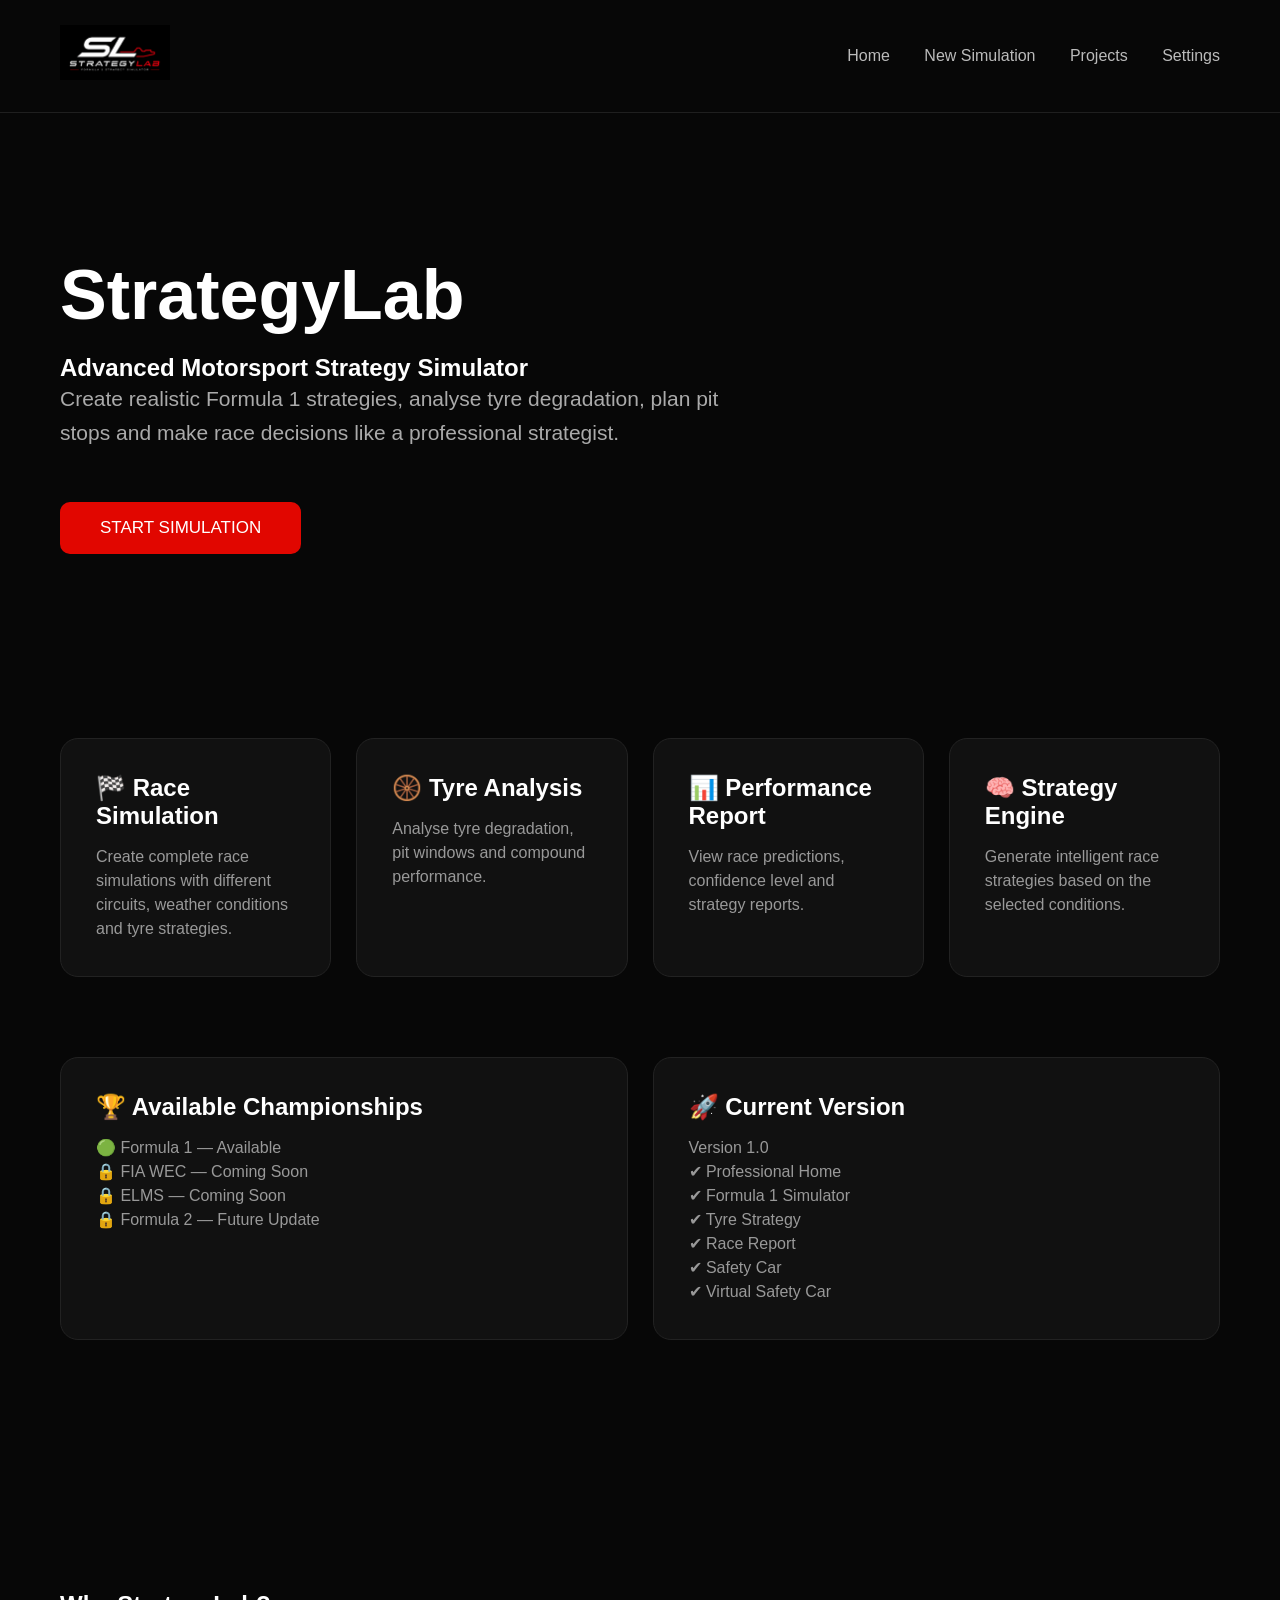
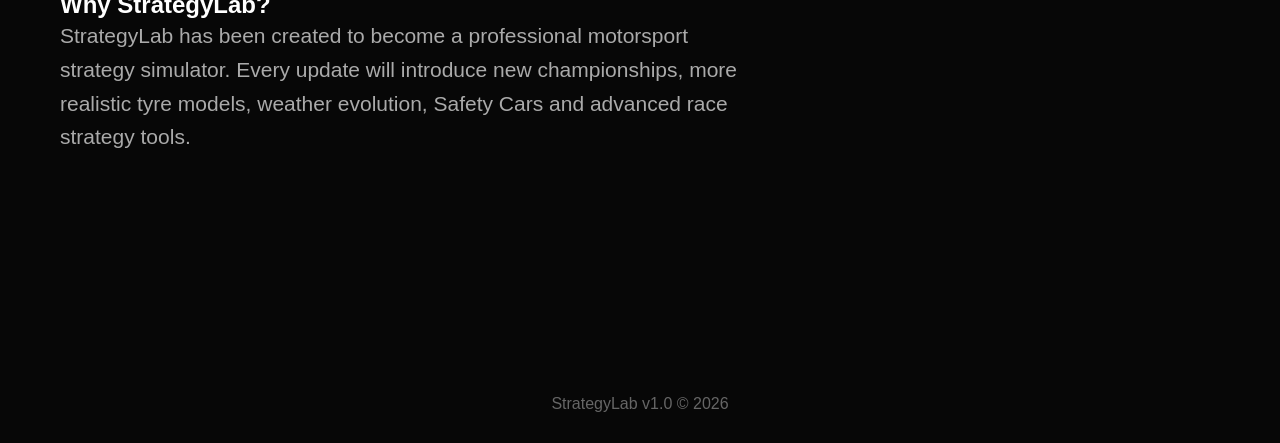
<file: index.html>
<!DOCTYPE html>
<html lang="en">

<head>

<meta charset="UTF-8">
<meta name="viewport" content="width=device-width, initial-scale=1.0">

<title>StrategyLab</title>

<link rel="icon" type="image/png" href="logo.png">
<link rel="stylesheet" href="style.css">

</head>

<body>

<header>

<div class="logo">
<img src="logo.png" alt="StrategyLab Logo" height="55">
</div>

<nav>

<a href="index.html">Home</a>
<a href="simulation.html">New Simulation</a>
<a href="projects.html">Projects</a>
<a href="settings.html">Settings</a>

</nav>

</header>

<section class="hero">

<div class="hero-text">

<h1>
StrategyLab
</h1>

<h2>
Advanced Motorsport Strategy Simulator
</h2>

<p>

Create realistic Formula 1 strategies, analyse tyre degradation,
plan pit stops and make race decisions like a professional strategist.

</p>

<br>

<a href="simulation.html">

<button>

START SIMULATION

</button>

</a>

</div>

</section>

<section class="cards">

<div class="card">

<h2>🏁 Race Simulation</h2>

<p>

Create complete race simulations with different circuits,
weather conditions and tyre strategies.

</p>

</div>

<div class="card">

<h2>🛞 Tyre Analysis</h2>

<p>

Analyse tyre degradation, pit windows and compound performance.

</p>

</div>

<div class="card">

<h2>📊 Performance Report</h2>

<p>

View race predictions, confidence level and strategy reports.

</p>

</div>

<div class="card">

<h2>🧠 Strategy Engine</h2>

<p>

Generate intelligent race strategies based on the selected conditions.

</p>

</div>

</section>

<section class="cards">

<div class="card">

<h2>🏆 Available Championships</h2>

<p>🟢 Formula 1 — Available</p>

<p>🔒 FIA WEC — Coming Soon</p>

<p>🔒 ELMS — Coming Soon</p>

<p>🔒 Formula 2 — Future Update</p>

</div>

<div class="card">

<h2>🚀 Current Version</h2>

<p>Version 1.0</p>

<p>✔ Professional Home</p>

<p>✔ Formula 1 Simulator</p>

<p>✔ Tyre Strategy</p>

<p>✔ Race Report</p>

<p>✔ Safety Car</p>

<p>✔ Virtual Safety Car</p>

</div>

</section>

<section class="hero">

<div class="hero-text">

<h2>
Why StrategyLab?
</h2>

<p>

StrategyLab has been created to become a professional motorsport
strategy simulator. Every update will introduce new championships,
more realistic tyre models, weather evolution, Safety Cars and
advanced race strategy tools.

</p>

</div>

</section>

<footer>

<p>

StrategyLab v1.0 © 2026

</p>

</footer>

</body>

</html>
</file>
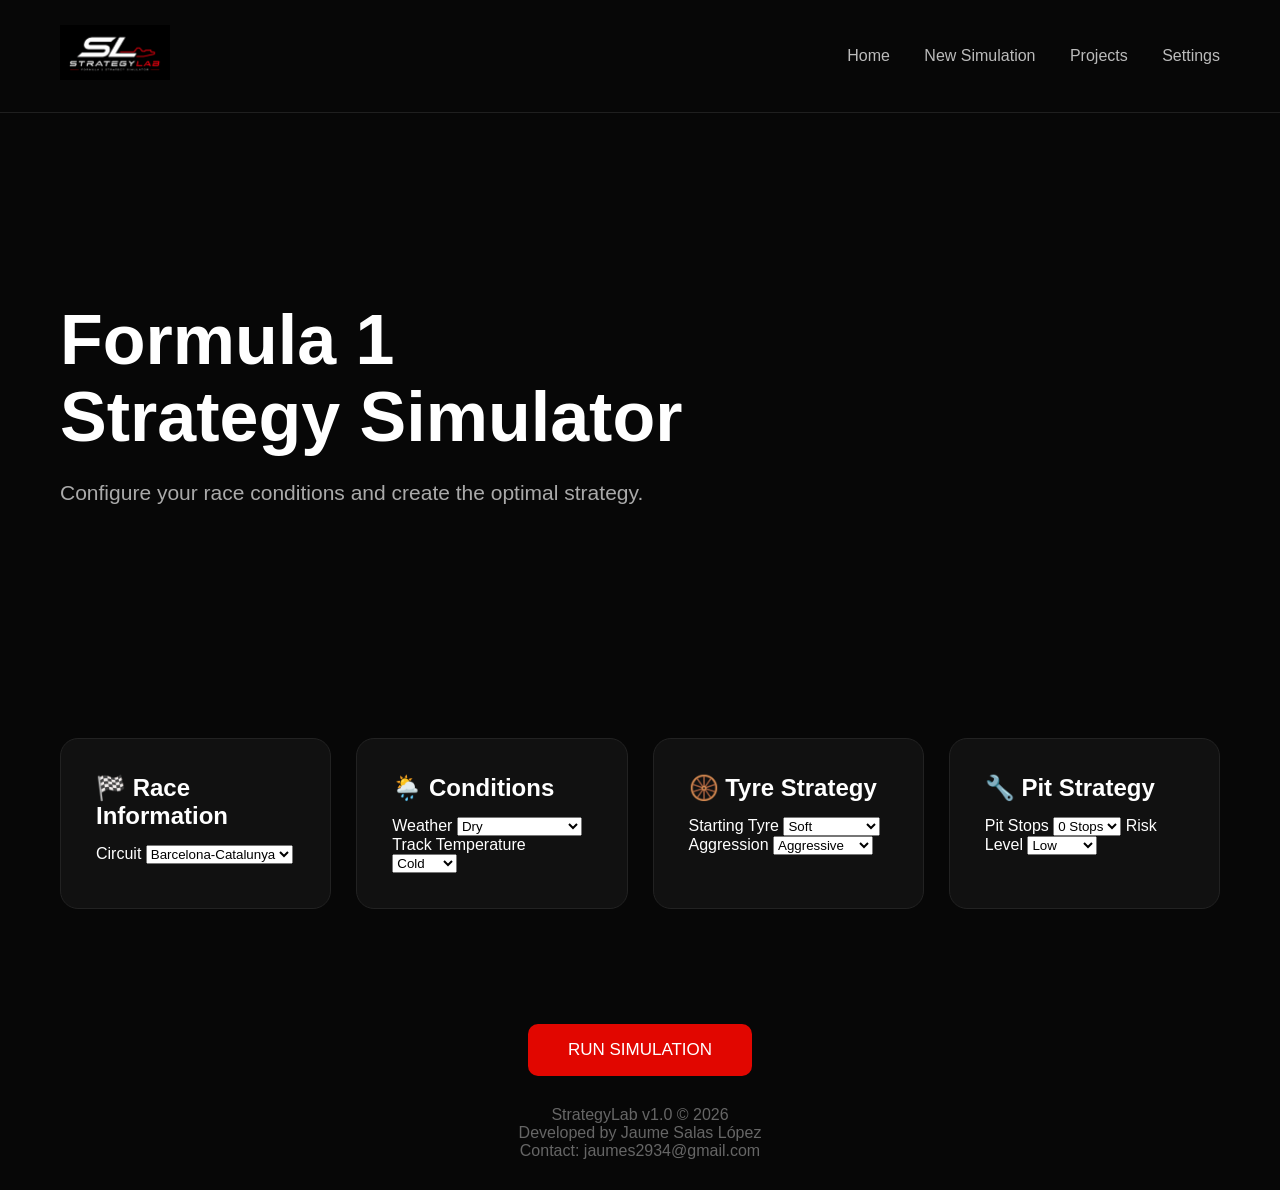
<file: f1-setup.html>
<!DOCTYPE html>
<html lang="en">
<head>
<meta charset="UTF-8">
<meta name="viewport" content="width=device-width, initial-scale=1.0">
<title>F1 Strategy Simulator - StrategyLab</title>

<link rel="icon" type="image/png" href="logo.png">
<link rel="stylesheet" href="style.css">

</head>
<body>

<header>

<div class="logo">
<img src="logo.png" alt="StrategyLab Logo" height="55">
</div>

<nav>
<a href="index.html">Home</a>
<a href="simulation.html">New Simulation</a>
<a href="projects.html">Projects</a>
<a href="settings.html">Settings</a>
</nav>

</header>

<section class="hero">

<div class="hero-text">

<h1>
Formula 1<br>
Strategy Simulator
</h1>

<p>
Configure your race conditions and create the optimal strategy.
</p>

</div>

</section>

<section class="cards">

<div class="card">

<h2>🏁 Race Information</h2>

<label>Circuit</label>

<select id="circuit">
<option>Barcelona-Catalunya</option>
<option>Bahrain</option>
<option>Saudi Arabia</option>
<option>Australia</option>
<option>Japan</option>
<option>Miami</option>
<option>Monaco</option>
<option>Canada</option>
<option>Austria</option>
<option>Silverstone</option>
<option>Spa-Francorchamps</option>
<option>Hungary</option>
<option>Zandvoort</option>
<option>Monza</option>
<option>Singapore</option>
<option>Austin</option>
<option>Mexico</option>
<option>Brazil</option>
<option>Las Vegas</option>
<option>Qatar</option>
<option>Abu Dhabi</option>
</select>

</div>

<div class="card">

<h2>🌦️ Conditions</h2>

<label>Weather</label>

<select id="weather">
<option>Dry</option>
<option>Mixed Conditions</option>
<option>Rain</option>
</select>

<label>Track Temperature</label>

<select>
<option>Cold</option>
<option>Normal</option>
<option>Hot</option>
</select>

</div>

<div class="card">

<h2>🛞 Tyre Strategy</h2>

<label>Starting Tyre</label>

<select id="tyre">
<option>Soft</option>
<option>Medium</option>
<option>Hard</option>
<option>Intermediate</option>
<option>Full Wet</option>
</select>

<label>Aggression</label>

<select id="aggression">
<option>Aggressive</option>
<option>Balanced</option>
<option>Conservative</option>
</select>

</div>

<div class="card">

<h2>🔧 Pit Strategy</h2>

<label>Pit Stops</label>

<select id="stops">
<option>0 Stops</option>
<option>1 Stop</option>
<option>2 Stops</option>
<option>3 Stops</option>
</select>

<label>Risk Level</label>

<select>
<option>Low</option>
<option>Medium</option>
<option>High</option>
</select>

</div>

</section>

<div style="text-align:center; margin-top:40px;">

<button onclick="saveSimulation()">
RUN SIMULATION
</button>

</div>

<footer>

<p>
StrategyLab v1.0 © 2026
</p>

<p>
Developed by Jaume Salas López
</p>

<p>
Contact: jaumes2934@gmail.com
</p>

</footer>

<script src="app.js"></script>

</body>
</html>
</file>
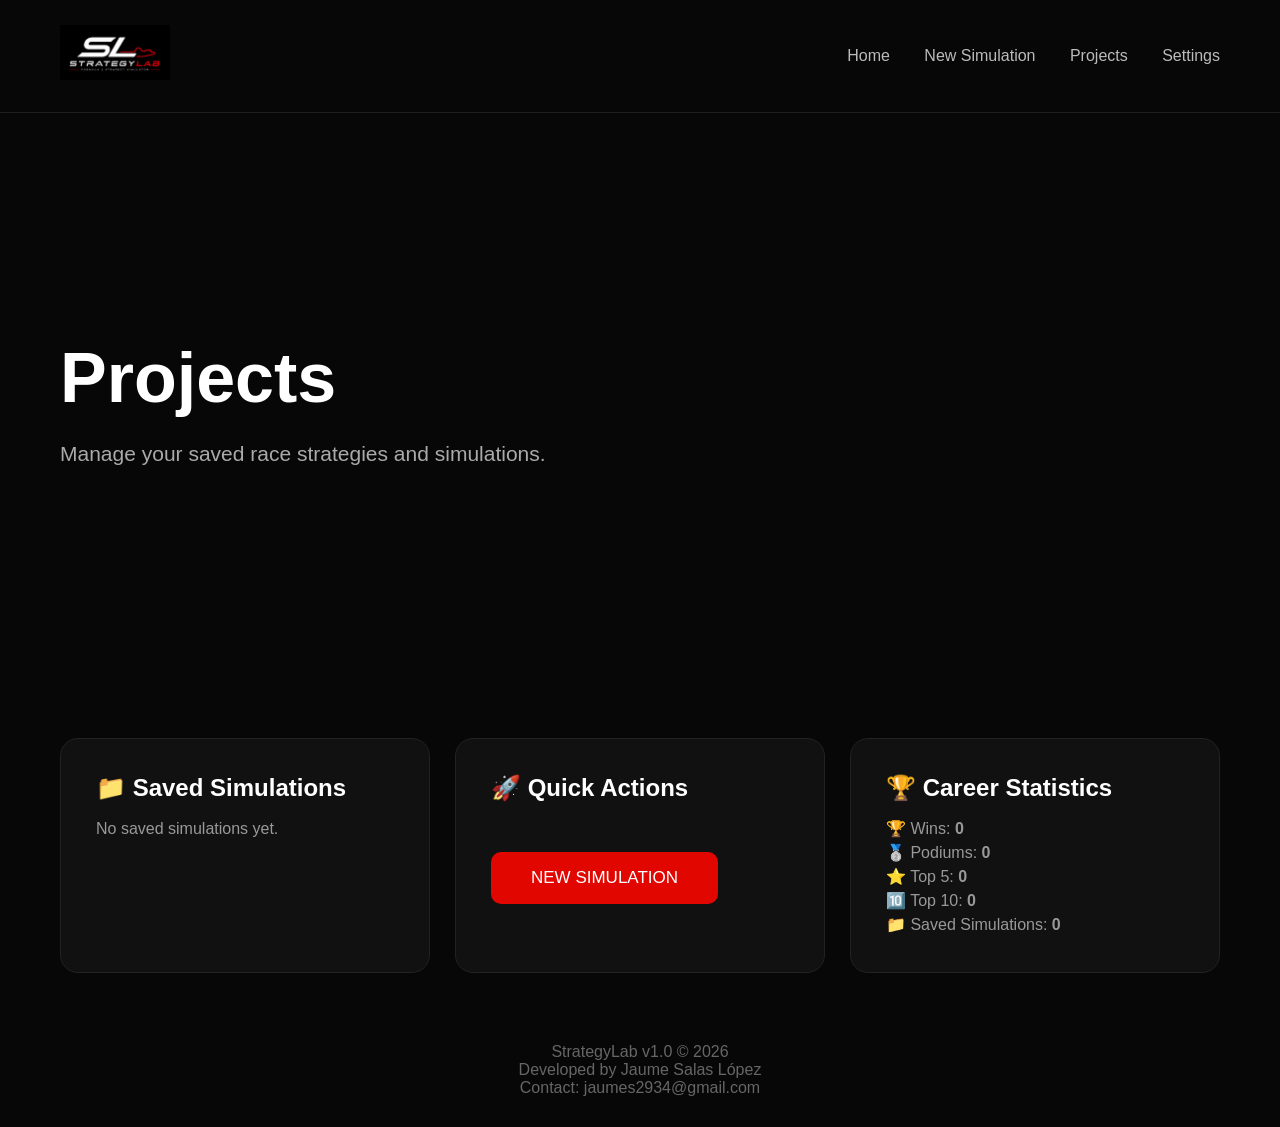
<file: projects.html>
<!DOCTYPE html>
<html lang="en">
<head>
<meta charset="UTF-8">
<meta name="viewport" content="width=device-width, initial-scale=1.0">
<title>Projects - StrategyLab</title>

<link rel="icon" type="image/png" href="logo.png">
<link rel="stylesheet" href="style.css">

</head>

<body>

<header>

<div class="logo">
<img src="logo.png" alt="StrategyLab Logo" height="55">
</div>

<nav>
<a href="index.html">Home</a>
<a href="f1-setup.html">New Simulation</a>
<a href="projects.html">Projects</a>
<a href="settings.html">Settings</a>
</nav>

</header>

<section class="hero">

<div class="hero-text">

<h1>
Projects
</h1>

<p>
Manage your saved race strategies and simulations.
</p>

</div>

</section>

<section class="cards">

<div class="card">

<h2>📁 Saved Simulations</h2>

<div id="savedProjects">

<p>No saved simulations yet.</p>

</div>

</div>

<div class="card">

<h2>🚀 Quick Actions</h2>

<a href="f1-setup.html">

<button>
NEW SIMULATION
</button>

</a>

</div>

<div class="card">

<h2>🏆 Career Statistics</h2>

<p>🏆 Wins: <b id="wins">0</b></p>

<p>🥈 Podiums: <b id="podiums">0</b></p>

<p>⭐ Top 5: <b id="top5">0</b></p>

<p>🔟 Top 10: <b id="top10">0</b></p>

<p>📁 Saved Simulations: <b id="saved">0</b></p>

</div>

</section>

<footer>

<p>
StrategyLab v1.0 © 2026
</p>

<p>
Developed by Jaume Salas López
</p>

<p>
Contact: jaumes2934@gmail.com
</p>

</footer>

<script>

let projects =
JSON.parse(localStorage.getItem("savedProjects")) || [];

let wins = 0;
let podiums = 0;
let top5 = 0;
let top10 = 0;

projects.forEach(project => {

if(project.position === "P1"){
wins++;
podiums++;
top5++;
top10++;
}

else if(project.position === "P2" || project.position === "P3"){
podiums++;
top5++;
top10++;
}

else if(project.position === "P4" || project.position === "P5"){
top5++;
top10++;
}

else if(
project.position === "P6" ||
project.position === "P7" ||
project.position === "P8" ||
project.position === "P9" ||
project.position === "P10"
){
top10++;
}

});

document.getElementById("wins").innerHTML = wins;
document.getElementById("podiums").innerHTML = podiums;
document.getElementById("top5").innerHTML = top5;
document.getElementById("top10").innerHTML = top10;
document.getElementById("saved").innerHTML = projects.length;

const container =
document.getElementById("savedProjects");

if(projects.length > 0){

container.innerHTML = "";

projects.forEach((project,index)=>{

container.innerHTML += `

<div style="margin-bottom:20px;padding:15px;border:1px solid #444;border-radius:10px;">

<h3>🏁 Simulation ${index+1}</h3>

<p><b>Circuit:</b> ${project.circuit}</p>

<p><b>Weather:</b> ${project.weather}</p>

<p><b>Strategy:</b> ${project.strategy}</p>

<p><b>Prediction:</b> ${project.position}</p>

</div>

`;

});

}

</script>

</body>
</html>
</file>
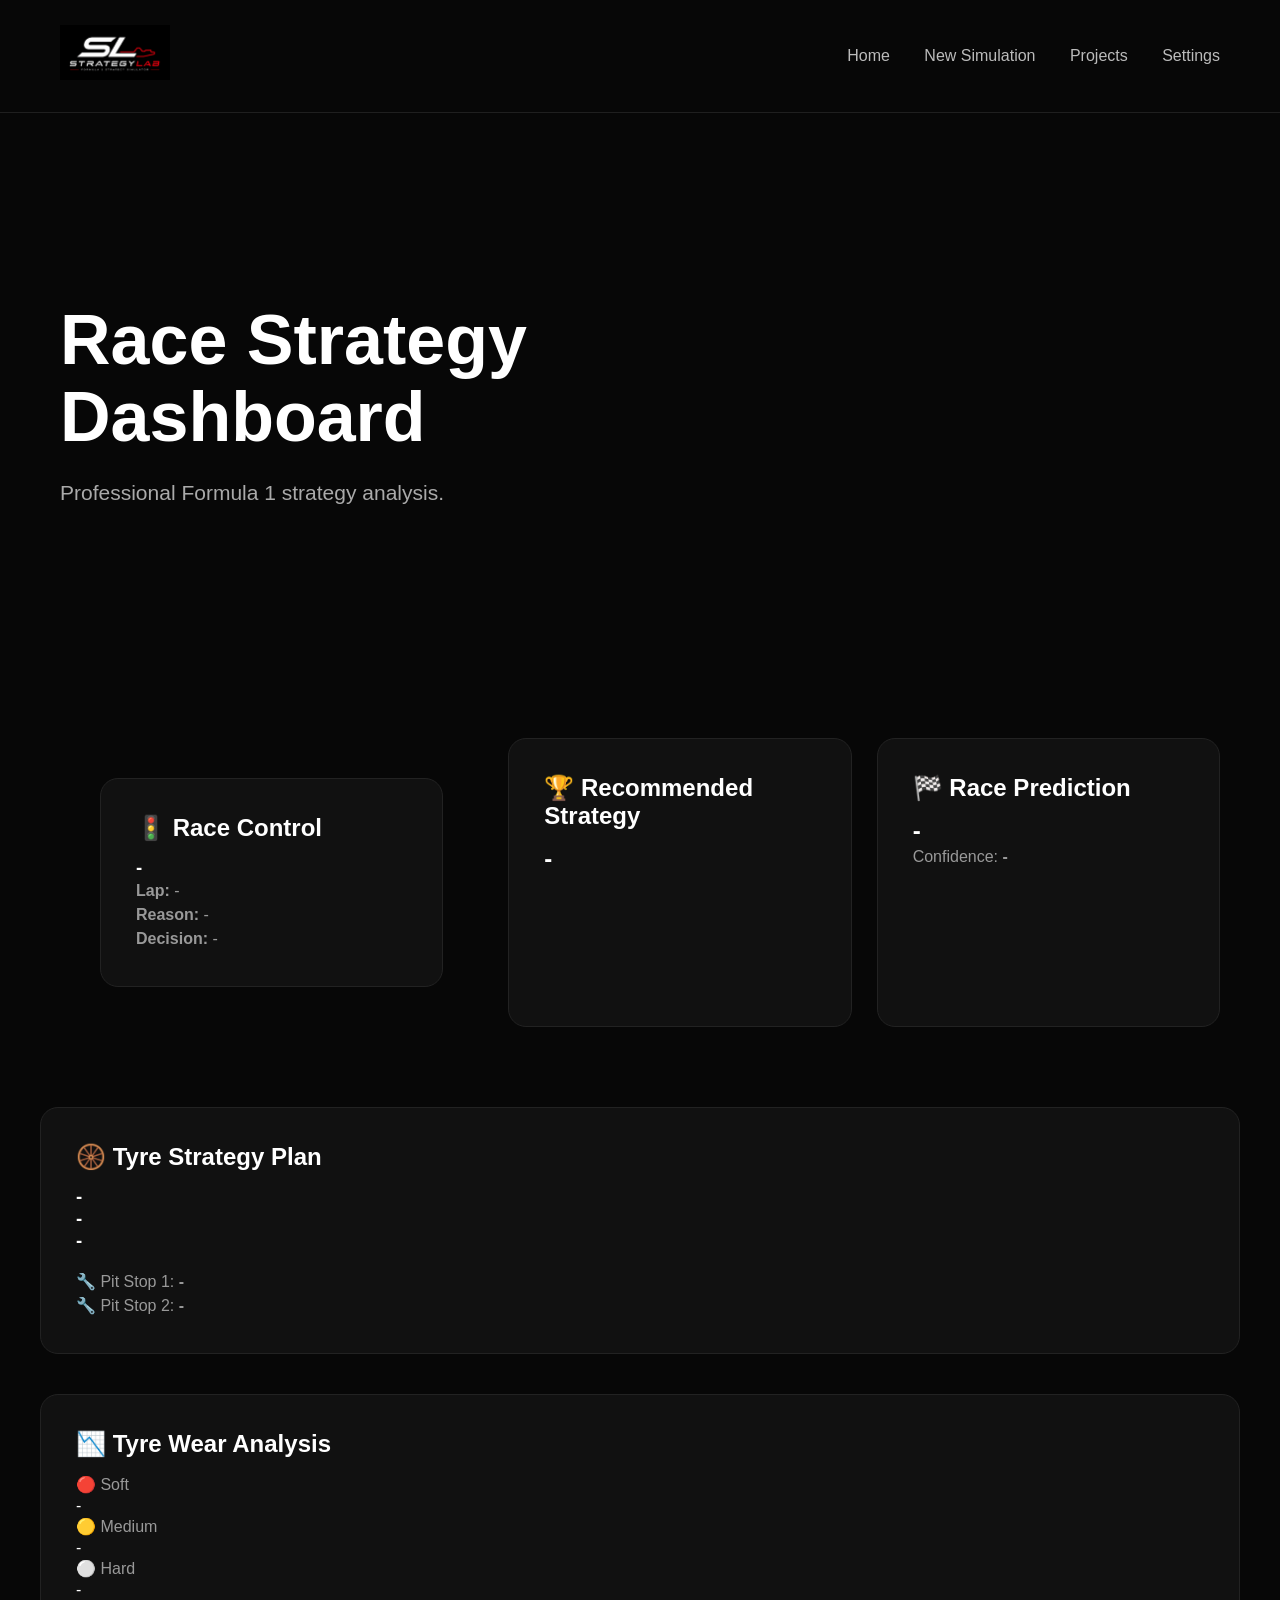
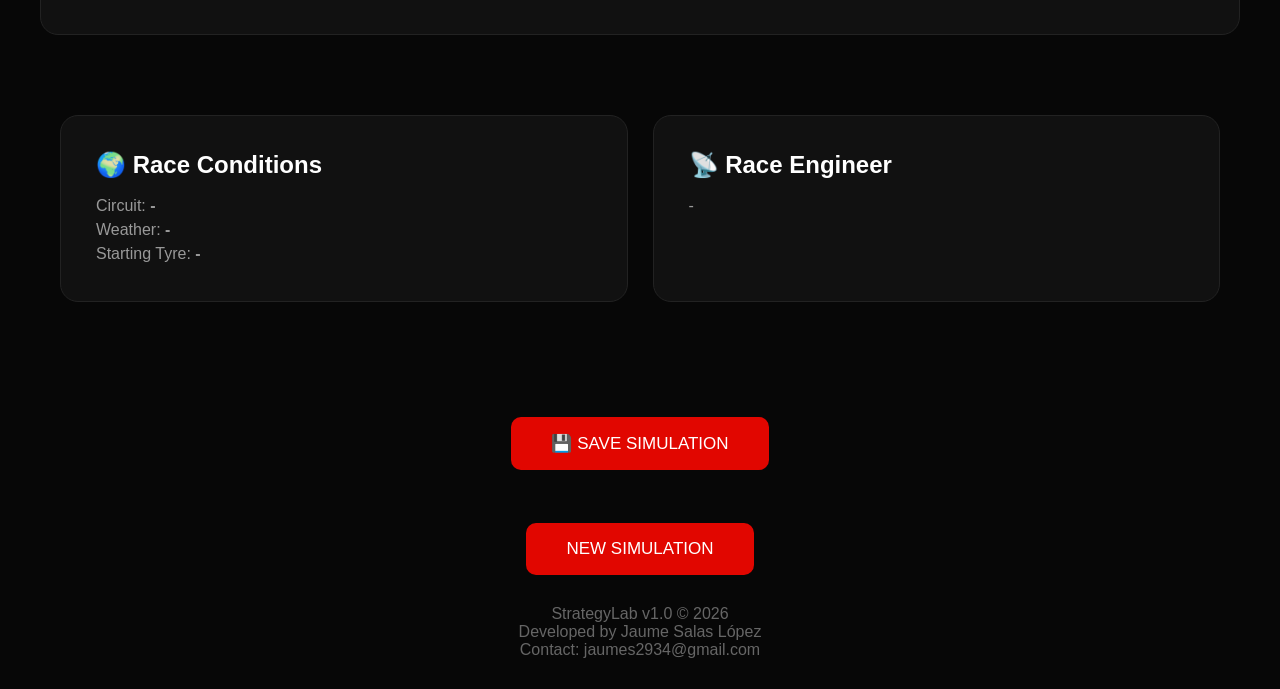
<file: results.html>
<!DOCTYPE html>
<html lang="en">
<head>

<meta charset="UTF-8">
<meta name="viewport" content="width=device-width, initial-scale=1.0">

<title>Strategy Report - StrategyLab</title>

<link rel="icon" type="image/png" href="logo.png">
<link rel="stylesheet" href="style.css">

</head>
<body>
<header>

<div class="logo">
<img src="logo.png" alt="StrategyLab Logo" height="55">
</div>

<nav>

<a href="index.html">Home</a>
<a href="f1-setup.html">New Simulation</a>
<a href="projects.html">Projects</a>
<a href="settings.html">Settings</a>

</nav>

</header>
<section class="hero">
<div class="hero-text">
<h1>
Race Strategy<br>
Dashboard
</h1>
<p>
Professional Formula 1 strategy analysis.
</p>
</div>
</section>
<section class="cards">
<section class="card" style="margin:40px;">

<h2>🚦 Race Control</h2>

<h3 id="raceControl">
-
</h3>

<p>
<b>Lap:</b>
<span id="raceLap">-</span>
</p>

<p>
<b>Reason:</b>
<span id="raceReason">-</span>
</p>

<p>
<b>Decision:</b>
<span id="raceMessage">-</span>
</p>

</section>
<div class="card">
<h2>🏆 Recommended Strategy</h2>
<h1 id="strategy">
-
</h1>
</div>
<div class="card">
<h2>🏁 Race Prediction</h2>
<h1 id="position">
-
</h1>
<p>
Confidence:
<b id="confidence">-</b>
</p>
</div>
</section>
<section class="card" style="margin:40px;">
<h2>🛞 Tyre Strategy Plan</h2>
<h3 id="stint1">-</h3>
<h3 id="stint2">-</h3>
<h3 id="stint3">-</h3>
<br>
<p>
🔧 Pit Stop 1:
<b id="pit1">-</b>
</p>
<p>
🔧 Pit Stop 2:
<b id="pit2">-</b>
</p>
</section>
<section class="card" style="margin:40px;">
<h2>📉 Tyre Wear Analysis</h2>
<p>
🔴 Soft
</p>
<div id="soft-bar">
-
</div>
<p>
🟡 Medium
</p>
<div id="medium-bar">
-
</div>
<p>
⚪ Hard
</p>
<div id="hard-bar">
-
</div>
</section>
<section class="cards">
<div class="card">
<h2>🌍 Race Conditions</h2>
<p>
Circuit:
<b id="circuit">-</b>
</p>
<p>
Weather:
<b id="weather">-</b>
</p>
<p>
Starting Tyre:
<b id="tyre">-</b>
</p>
</div>
<div class="card">
<h2>📡 Race Engineer</h2>
<p id="engineer">
-
</p>
</div>
</section>
<div style="text-align:center;margin-top:40px;">

<button onclick="saveProject()">
💾 SAVE SIMULATION
</button>

<br><br>

<a href="f1-setup.html">

<button>
NEW SIMULATION
</button>

</a>

</div>
<footer>

<p>
StrategyLab v1.0 © 2026
</p>

<p>
Developed by Jaume Salas López
</p>

<p>
Contact: jaumes2934@gmail.com
</p>

</footer>
<script>
const data = JSON.parse(localStorage.getItem("strategySimulation"));
function createBar(value){
let filled = Math.round(value / 10);
return "█".repeat(filled) + "░".repeat(10-filled) + " " + value + "%";
}
if(data){
document.getElementById("strategy").innerHTML =
data.strategy;
document.getElementById("position").innerHTML =
data.position;
document.getElementById("raceControl").innerHTML =
data.raceControl;

document.getElementById("raceLap").innerHTML =
data.raceLap;

document.getElementById("raceReason").innerHTML =
data.raceReason;

document.getElementById("raceMessage").innerHTML =
data.raceMessage;
document.getElementById("confidence").innerHTML =
data.confidence + "%";
document.getElementById("stint1").innerHTML =
data.stint1;
document.getElementById("stint2").innerHTML =
data.stint2;
document.getElementById("stint3").innerHTML =
data.stint3 || "";
document.getElementById("pit1").innerHTML =
data.pit1;
document.getElementById("pit2").innerHTML =
data.pit2;
document.getElementById("soft-bar").innerHTML =
createBar(data.wear.soft);
document.getElementById("medium-bar").innerHTML =
createBar(data.wear.medium);
document.getElementById("hard-bar").innerHTML =
createBar(data.wear.hard);
document.getElementById("circuit").innerHTML =
data.circuit;
document.getElementById("weather").innerHTML =
data.weather;
document.getElementById("tyre").innerHTML =
data.tyre;
document.getElementById("engineer").innerHTML =
data.engineer;
}
function saveProject(){

let projects =
JSON.parse(localStorage.getItem("savedProjects")) || [];

projects.push(data);

localStorage.setItem(
"savedProjects",
JSON.stringify(projects)
);

alert("Simulation saved successfully!");

}
</script>
</body>
</html>
</file>
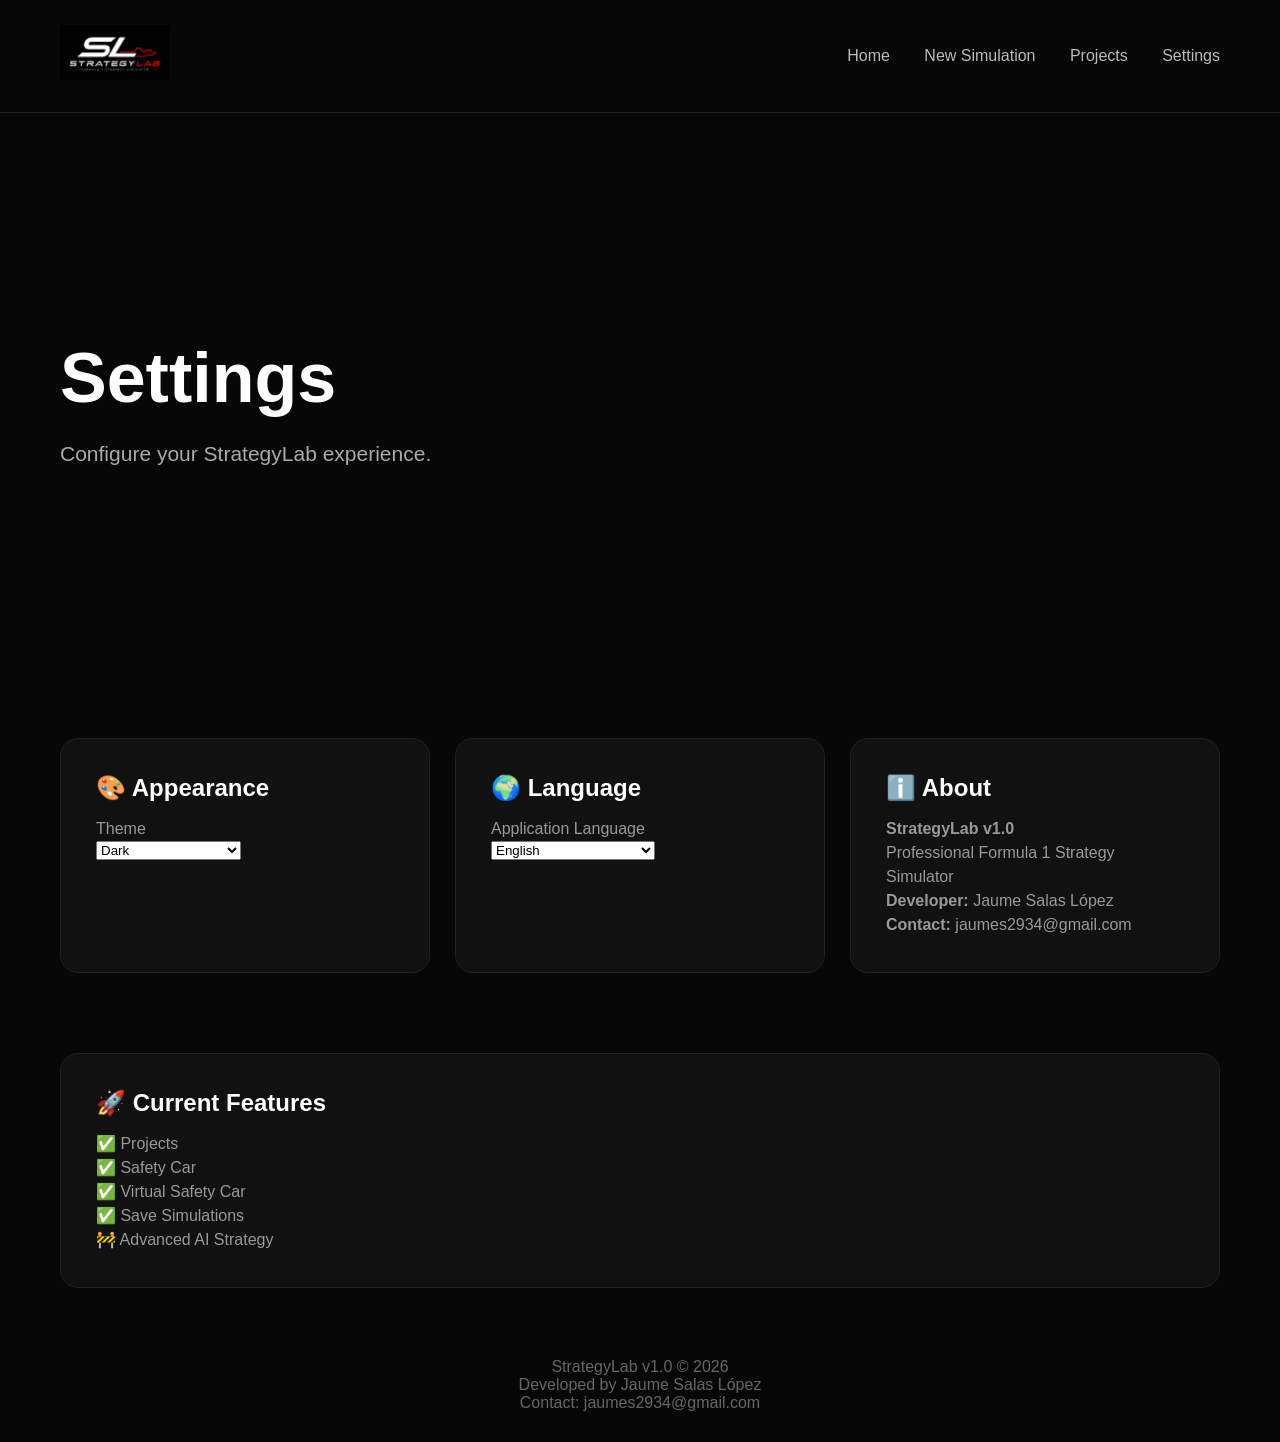
<file: settings.html>
<!DOCTYPE html>
<html lang="en">

<head>

<meta charset="UTF-8">
<meta name="viewport" content="width=device-width, initial-scale=1.0">

<title>Settings - StrategyLab</title>

<link rel="icon" type="image/png" href="logo.png">
<link rel="stylesheet" href="style.css">

</head>

<body>

<header>

<div class="logo">
<img src="logo.png" alt="StrategyLab Logo" height="55">
</div>

<nav>

<a href="index.html">Home</a>
<a href="f1-setup.html">New Simulation</a>
<a href="projects.html">Projects</a>
<a href="settings.html">Settings</a>

</nav>

</header>

<section class="hero">

<div class="hero-text">

<h1>Settings</h1>

<p>
Configure your StrategyLab experience.
</p>

</div>

</section>

<section class="cards">

<div class="card">

<h2>🎨 Appearance</h2>

<p>Theme</p>

<select>

<option selected>Dark</option>
<option disabled>Light (Coming Soon)</option>

</select>

</div>

<div class="card">

<h2>🌍 Language</h2>

<p>Application Language</p>

<select>

<option selected>English</option>
<option disabled>Spanish (Coming Soon)</option>

</select>

</div>

<div class="card">

<h2>ℹ️ About</h2>

<p><b>StrategyLab v1.0</b></p>

<p>Professional Formula 1 Strategy Simulator</p>

<p><b>Developer:</b> Jaume Salas López</p>

<p><b>Contact:</b> jaumes2934@gmail.com</p>

</div>

</section>

<section class="cards">

<div class="card">

<h2>🚀 Current Features</h2>

<p>✅ Projects</p>

<p>✅ Safety Car</p>

<p>✅ Virtual Safety Car</p>

<p>✅ Save Simulations</p>

<p>🚧 Advanced AI Strategy</p>

</div>

</section>

<footer>

<p>
StrategyLab v1.0 © 2026
</p>

<p>
Developed by Jaume Salas López
</p>

<p>
Contact: jaumes2934@gmail.com
</p>

</footer>

</body>

</html>
</file>
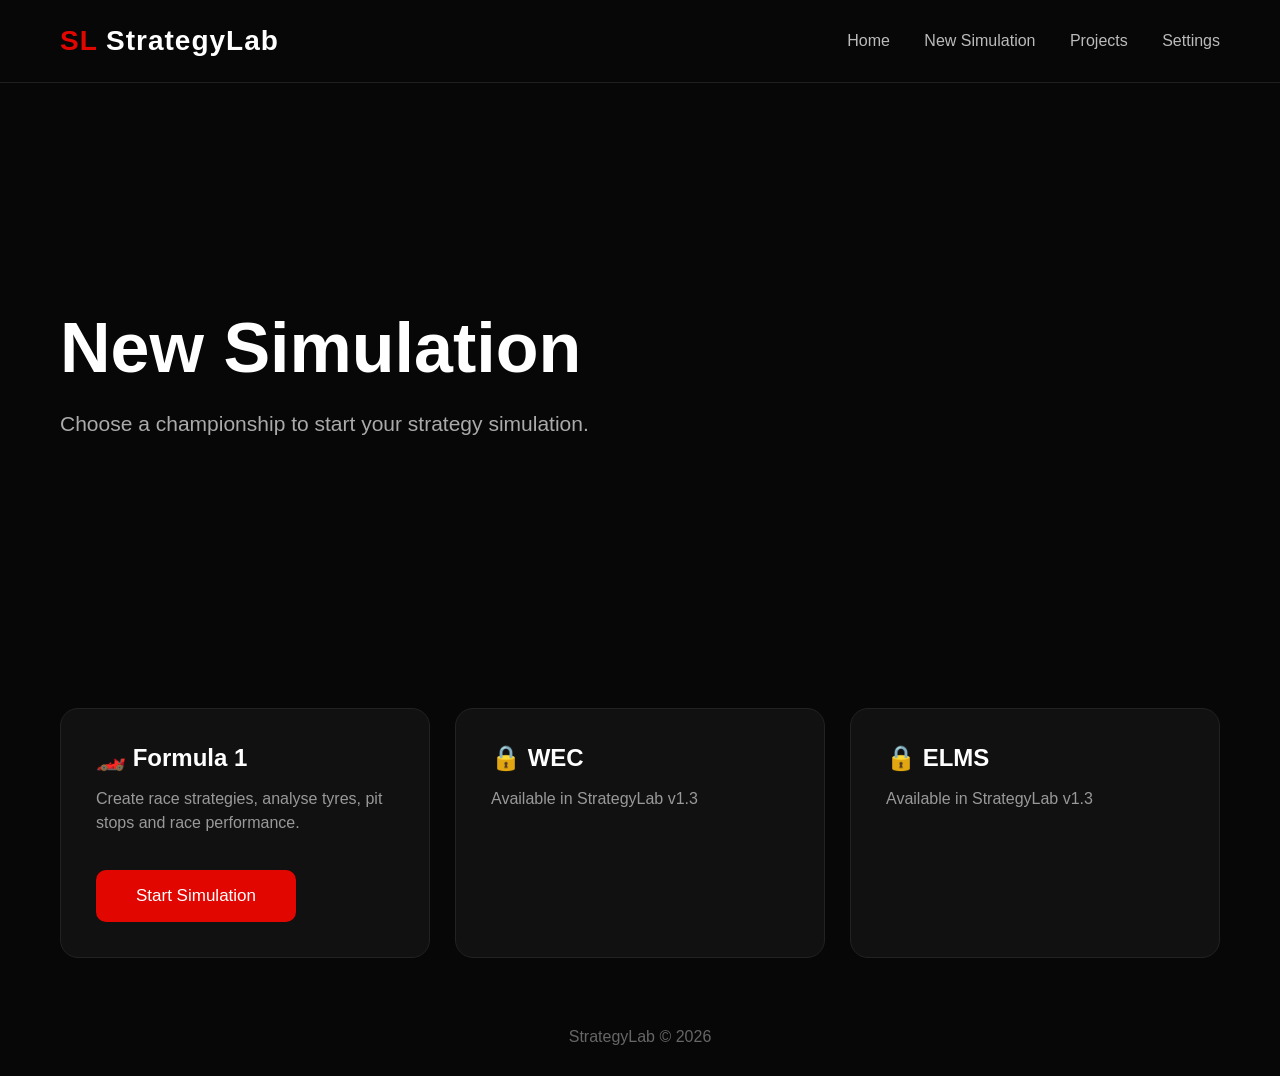
<file: simulation.html>
<!DOCTYPE html>
<html lang="en">
<head>
    <meta charset="UTF-8">
    <meta name="viewport" content="width=device-width, initial-scale=1.0">
    <title>New Simulation - StrategyLab</title>
    <link rel="stylesheet" href="style.css">
</head>
<body>
<header>
    <div class="logo">
        <span>SL</span>
        StrategyLab
    </div>
    <nav>
        <a href="index.html">Home</a>
        <a href="simulation.html">New Simulation</a>
        <a href="projects.html">Projects</a>
        <a href="#">Settings</a>
    </nav>
</header>
<section class="hero">
    <div class="hero-text">
        <h1>
            New Simulation
        </h1>
        <p>
            Choose a championship to start your strategy simulation.
        </p>
    </div>
</section>
<section class="cards">
<div class="card">
    <h2>🏎️ Formula 1</h2>
    <p>
        Create race strategies, analyse tyres,
        pit stops and race performance.
    </p>
    <a href="f1-setup.html">
        <button>
            Start Simulation
        </button>
    </a>
</div>
<div class="card">
    <h2>🔒 WEC</h2>
    <p>
        Available in StrategyLab v1.3
    </p>
</div>
<div class="card">
    <h2>🔒 ELMS</h2>
    <p>
        Available in StrategyLab v1.3
    </p>
</div>
</section>
<footer>
    <p>
        StrategyLab © 2026
    </p>
</footer>
<script src="app.js"></script>
</body>
</html>
</file>
<file: style.css>
* {
    margin: 0;
    padding: 0;
    box-sizing: border-box;
    font-family: Arial, Helvetica, sans-serif;
}

body {
    background: #070707;
    color: white;
}


/* HEADER */

header {
    display: flex;
    justify-content: space-between;
    align-items: center;
    padding: 25px 60px;
    border-bottom: 1px solid #1f1f1f;
}

.logo {
    font-size: 28px;
    font-weight: 800;
    letter-spacing: 1px;
}

.logo span {
    color: #e10600;
}

nav a {
    color: #bbb;
    text-decoration: none;
    margin-left: 30px;
    transition: 0.3s;
}

nav a:hover {
    color: white;
}


/* HERO */

.hero {
    min-height: 65vh;
    display: flex;
    align-items: center;
    padding: 60px;
}

.hero-text {
    max-width: 700px;
}

.hero h1 {
    font-size: 70px;
    line-height: 1.1;
    margin-bottom: 20px;
}

.hero p {
    color: #aaa;
    font-size: 21px;
    line-height: 1.6;
}


button {
    margin-top: 35px;
    padding: 16px 40px;
    background: #e10600;
    color: white;
    border: none;
    border-radius: 10px;
    font-size: 17px;
    cursor: pointer;
    transition: 0.3s;
}

button:hover {
    transform: scale(1.05);
}


/* CARDS */

.cards {
    display: flex;
    gap: 25px;
    padding: 40px 60px;
}


.card {
    background: #111;
    border: 1px solid #222;
    padding: 35px;
    border-radius: 18px;
    flex: 1;
    transition: 0.3s;
}


.card:hover {
    transform: translateY(-8px);
    border-color: #e10600;
}


.card h2 {
    margin-bottom: 15px;
}


.card p {
    color: #999;
    line-height: 1.5;
}


/* FOOTER */

footer {
    text-align: center;
    padding: 30px;
    color: #666;
}
/* Results performance bars */

.bar {
    width: 100%;
    height: 12px;
    background: #222;
    border-radius: 10px;
    overflow: hidden;
    margin: 10px 0 20px;
}

.fill {
    height: 100%;
    background: #e10600;
    border-radius: 10px;
}

.pace {
    width: 85%;
}

.tyre {
    width: 75%;
}
</file>
